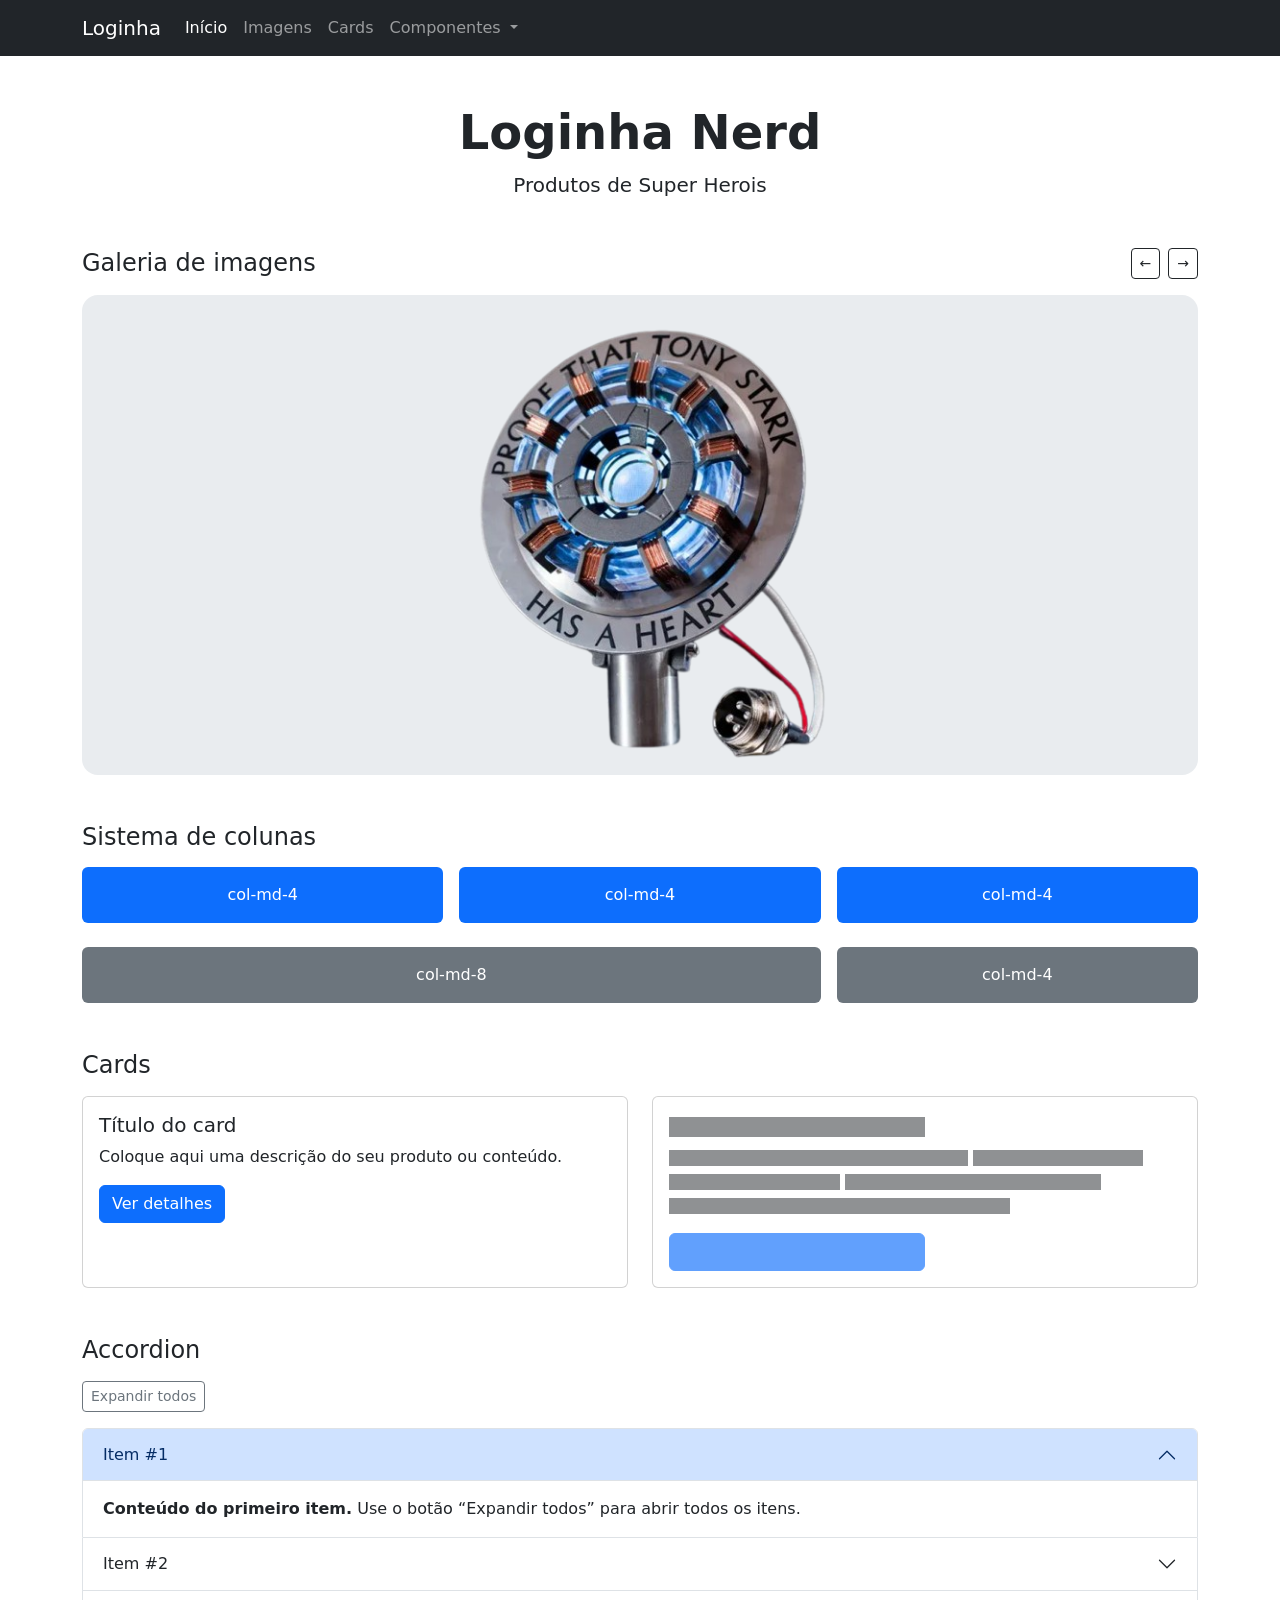
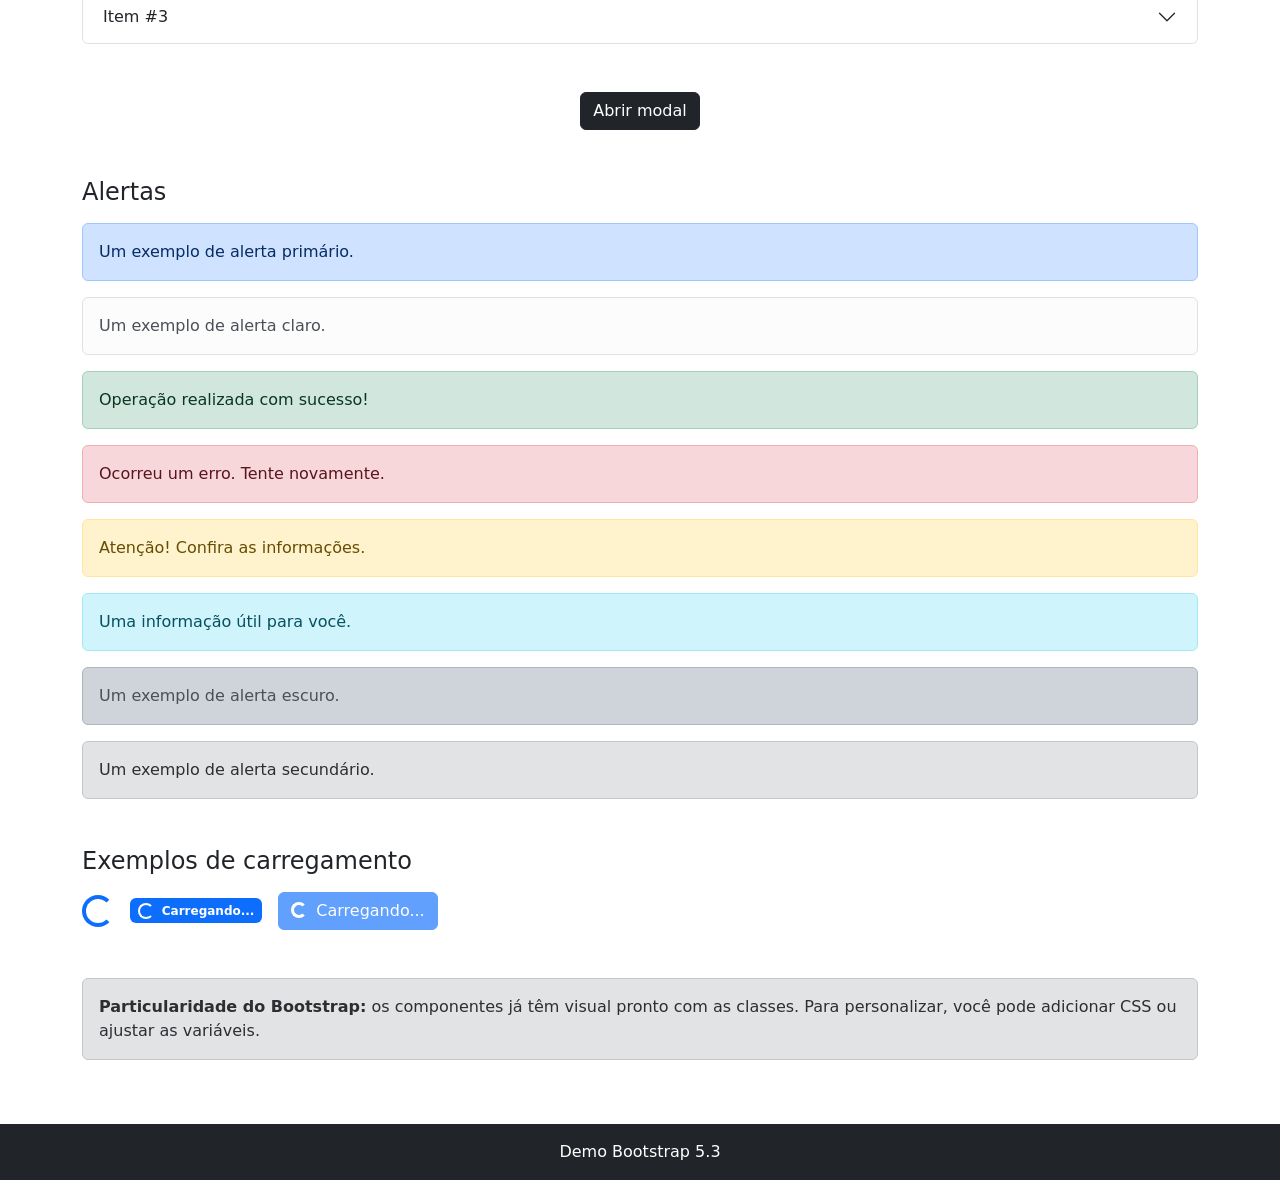
<file: atividade-01/index.html>
<!DOCTYPE html>
<html lang="pt-BR">
<head>
  <meta charset="UTF-8">
  <meta name="viewport" content="width=device-width, initial-scale=1.0">

  <title>Loginha</title>

  <link
    href="https://cdn.jsdelivr.net/npm/bootstrap@5.3.3/dist/css/bootstrap.min.css"
    rel="stylesheet"
  >

  <style>
    
    #carouselStacked .carousel-item img {
      width: 100%;
      height: clamp(220px, 45vw, 480px);
      object-fit: contain;
      background-color: #e9ecef;
    }
  </style>
</head>

<body class="d-flex flex-column min-vh-100">

  <nav class="navbar navbar-expand-lg bg-dark navbar-dark">
    <div class="container">
      <a class="navbar-brand" href="#">Loginha</a>

      <button
        class="navbar-toggler"
        type="button"
        data-bs-toggle="collapse"
        data-bs-target="#navbarNavDropdown"
        aria-controls="navbarNavDropdown"
        aria-expanded="false"
        aria-label="Abrir ou fechar menu"
      >
        <span class="navbar-toggler-icon"></span>
      </button>

      <div class="collapse navbar-collapse" id="navbarNavDropdown">
        <ul class="navbar-nav">
          <li class="nav-item">
            <a class="nav-link active" aria-current="page" href="#">
              Início
            </a>
          </li>

          <li class="nav-item">
            <a class="nav-link" href="#galeria">Imagens</a>
          </li>

          <li class="nav-item">
            <a class="nav-link" href="#cards">Cards</a>
          </li>

          <li class="nav-item dropdown">
            <a
              class="nav-link dropdown-toggle"
              href="#"
              role="button"
              data-bs-toggle="dropdown"
              aria-expanded="false"
            >
              Componentes
            </a>

            <ul class="dropdown-menu">
              <li>
                <a class="dropdown-item" href="#perguntas">Accordion</a>
              </li>
              <li>
                <a class="dropdown-item" href="#alertas">Alertas</a>
              </li>
              <li>
                <a class="dropdown-item" href="#carregamento">
                  Carregamento
                </a>
              </li>
            </ul>
          </li>
        </ul>
      </div>
    </div>
  </nav>

  <main class="container my-5 flex-grow-1">

    <header class="text-center mb-5">
      <h1 class="display-5 fw-bold">Loginha Nerd</h1>
      <p class="lead">Produtos de Super Herois</p>
    </header>

    <section id="galeria" class="mb-5" aria-labelledby="tituloGaleria">
      <div id="carouselStacked" class="carousel slide">

        <div class="d-flex justify-content-between align-items-center mb-3">
          <h2 id="tituloGaleria" class="h4 mb-0">Galeria de imagens</h2>

          <div class="d-flex gap-2">
            <button
              class="btn btn-outline-dark btn-sm"
              type="button"
              data-bs-target="#carouselStacked"
              data-bs-slide="prev"
              aria-label="Imagem anterior"
            >
              <span aria-hidden="true">&larr;</span>
            </button>

            <button
              class="btn btn-outline-dark btn-sm"
              type="button"
              data-bs-target="#carouselStacked"
              data-bs-slide="next"
              aria-label="Próxima imagem"
            >
              <span aria-hidden="true">&rarr;</span>
            </button>
          </div>
        </div>

        <div class="carousel-inner rounded-4">

     
          <div class="carousel-item active">
            <img
              src="Imagem/image-removebg-preview (5).png"
              class="d-block w-100"
              alt="Descrição da primeira imagem"
            >
          </div>

          <div class="carousel-item">
            <img
              src="Imagem/image-removebg-preview (4).png"
              class="d-block w-100"
              alt="Descrição da segunda imagem"
            >
          </div>

          <div class="carousel-item">
            <img
              src="Imagem/image-removebg-preview (3).png"
              class="d-block w-100"
              alt="Descrição da terceira imagem"
            >
          </div>

        </div>
      </div>
    </section>

    <section class="mb-5" aria-labelledby="tituloColunas">
      <h2 id="tituloColunas" class="h4 mb-3">Sistema de colunas</h2>

      <div class="row g-3">
        <div class="col-md-4">
          <div class="p-3 bg-primary text-white rounded text-center">
            col-md-4
          </div>
        </div>

        <div class="col-md-4">
          <div class="p-3 bg-primary text-white rounded text-center">
            col-md-4
          </div>
        </div>

        <div class="col-md-4">
          <div class="p-3 bg-primary text-white rounded text-center">
            col-md-4
          </div>
        </div>
      </div>

      <div class="row g-3 mt-2">
        <div class="col-md-8">
          <div class="p-3 bg-secondary text-white rounded text-center">
            col-md-8
          </div>
        </div>

        <div class="col-md-4">
          <div class="p-3 bg-secondary text-white rounded text-center">
            col-md-4
          </div>
        </div>
      </div>
    </section>

    <section id="cards" class="mb-5" aria-labelledby="tituloCards">
      <h2 id="tituloCards" class="h4 mb-3">Cards</h2>

      <div class="row g-4">
        <div class="col-md-6">
          <div class="card h-100">
            <div class="card-body">
              <h3 class="card-title h5">Título do card</h3>

              <p class="card-text">
                Coloque aqui uma descrição do seu produto ou conteúdo.
              </p>

              <button
                type="button"
                class="btn btn-primary"
                data-bs-toggle="modal"
                data-bs-target="#exemploModal"
              >
                Ver detalhes
              </button>
            </div>
          </div>
        </div>

        <div class="col-md-6">
          <div class="card h-100" aria-hidden="true">
            <div class="card-body">
              <h3 class="card-title h5 placeholder-wave">
                <span class="placeholder col-6"></span>
              </h3>

              <p class="card-text placeholder-wave">
                <span class="placeholder col-7"></span>
                <span class="placeholder col-4"></span>
                <span class="placeholder col-4"></span>
                <span class="placeholder col-6"></span>
                <span class="placeholder col-8"></span>
              </p>

              <span class="btn btn-primary disabled placeholder col-6"></span>
            </div>
          </div>
        </div>
      </div>
    </section>

    <section id="perguntas" class="mb-5" aria-labelledby="tituloPerguntas">
      <h2 id="tituloPerguntas" class="h4 mb-3">Accordion</h2>

      <button
        type="button"
        class="btn btn-outline-secondary btn-sm mb-3"
        id="btnAccordionToggleAll"
        aria-controls="resposta1 resposta2 resposta3"
        aria-expanded="false"
      >
        Expandir todos
      </button>

      <div class="accordion" id="accordionExpandCollapse">

        <div class="accordion-item">
          <h3 class="accordion-header">
            <button
              class="accordion-button"
              type="button"
              data-bs-toggle="collapse"
              data-bs-target="#resposta1"
              aria-expanded="true"
              aria-controls="resposta1"
            >
              Item #1
            </button>
          </h3>

          <div id="resposta1" class="accordion-collapse collapse show">
            <div class="accordion-body">
              <strong>Conteúdo do primeiro item.</strong>
              Use o botão “Expandir todos” para abrir todos os itens.
            </div>
          </div>
        </div>

        <div class="accordion-item">
          <h3 class="accordion-header">
            <button
              class="accordion-button collapsed"
              type="button"
              data-bs-toggle="collapse"
              data-bs-target="#resposta2"
              aria-expanded="false"
              aria-controls="resposta2"
            >
              Item #2
            </button>
          </h3>

          <div id="resposta2" class="accordion-collapse collapse">
            <div class="accordion-body">
              <strong>Conteúdo do segundo item.</strong>
              Você pode substituir este texto.
            </div>
          </div>
        </div>

        <div class="accordion-item">
          <h3 class="accordion-header">
            <button
              class="accordion-button collapsed"
              type="button"
              data-bs-toggle="collapse"
              data-bs-target="#resposta3"
              aria-expanded="false"
              aria-controls="resposta3"
            >
              Item #3
            </button>
          </h3>

          <div id="resposta3" class="accordion-collapse collapse">
            <div class="accordion-body">
              <strong>Conteúdo do terceiro item.</strong>
              Cada item também pode ser aberto individualmente.
            </div>
          </div>
        </div>

      </div>
    </section>

    <section id="componentes" class="mb-5 text-center">
      <button
        type="button"
        class="btn btn-dark"
        data-bs-toggle="modal"
        data-bs-target="#exemploModal"
      >
        Abrir modal
      </button>
    </section>

    <section id="alertas" class="mb-5" aria-labelledby="tituloAlertas">
      <h2 id="tituloAlertas" class="h4 mb-3">Alertas</h2>

      <div class="alert alert-primary" role="alert">
        Um exemplo de alerta primário.
      </div>

      <div class="alert alert-light border" role="alert">
        Um exemplo de alerta claro.
      </div>

      <div class="alert alert-success" role="alert">
        Operação realizada com sucesso!
      </div>

      <div class="alert alert-danger" role="alert">
        Ocorreu um erro. Tente novamente.
      </div>

      <div class="alert alert-warning" role="alert">
        Atenção! Confira as informações.
      </div>

      <div class="alert alert-info" role="alert">
        Uma informação útil para você.
      </div>

      <div class="alert alert-dark" role="alert">
        Um exemplo de alerta escuro.
      </div>

      <div class="alert alert-secondary" role="alert">
        Um exemplo de alerta secundário.
      </div>
    </section>

    <section
      id="carregamento"
      class="mb-5"
      aria-labelledby="tituloCarregamento"
    >
      <h2 id="tituloCarregamento" class="h4 mb-3">
        Exemplos de carregamento
      </h2>

      <div class="d-flex flex-wrap align-items-center gap-3">
        <div class="spinner-border text-primary" role="status">
          <span class="visually-hidden">Carregando...</span>
        </div>

        <span
          class="badge text-bg-primary d-inline-flex align-items-center gap-2"
        >
          <span
            class="spinner-border spinner-border-sm"
            aria-hidden="true"
          ></span>
          <span role="status">Carregando...</span>
        </span>

        <button class="btn btn-primary" type="button" disabled>
          <span
            class="spinner-border spinner-border-sm me-1"
            aria-hidden="true"
          ></span>
          <span role="status">Carregando...</span>
        </button>
      </div>
    </section>

    <div class="alert alert-secondary">
      <strong>Particularidade do Bootstrap:</strong>
      os componentes já têm visual pronto com as classes.
      Para personalizar, você pode adicionar CSS ou ajustar as variáveis.
    </div>
  </main>


  <div
    class="modal fade"
    id="exemploModal"
    tabindex="-1"
    aria-labelledby="tituloModal"
    aria-hidden="true"
  >
    <div class="modal-dialog">
      <div class="modal-content">
        <div class="modal-header">
          <h2 class="modal-title fs-5" id="tituloModal">Está conecendo a lojinha</h2>

          <button
            type="button"
            class="btn-close"
            data-bs-dismiss="modal"
            aria-label="Fechar"
          ></button>
        </div>

        <div class="modal-body">
          <p>Gostou da lojinha.</p>
        </div>

        <div class="modal-footer">
          <button
            type="button"
            class="btn btn-secondary"
            data-bs-dismiss="modal"
          >
            Fechar
          </button>
        </div>
      </div>
    </div>
  </div>


  <footer class="bg-dark text-white text-center py-3">
    Demo Bootstrap 5.3
  </footer>


  <script
    src="https://cdn.jsdelivr.net/npm/bootstrap@5.3.3/dist/js/bootstrap.bundle.min.js"
  ></script>

  
  <script>
    const botaoAccordion = document.getElementById("btnAccordionToggleAll");

    const itensAccordion = Array.from(
      document.querySelectorAll(
        "#accordionExpandCollapse .accordion-collapse"
      )
    );

    function atualizarBotaoAccordion() {
      const todosAbertos = itensAccordion.every((item) =>
        item.classList.contains("show")
      );

      botaoAccordion.textContent = todosAbertos
        ? "Recolher todos"
        : "Expandir todos";

      botaoAccordion.setAttribute("aria-expanded", String(todosAbertos));

      botaoAccordion.disabled = itensAccordion.some((item) =>
        item.classList.contains("collapsing")
      );
    }

    botaoAccordion.addEventListener("click", () => {
      const todosAbertos = itensAccordion.every((item) =>
        item.classList.contains("show")
      );

      itensAccordion.forEach((item) => {
        const instancia = bootstrap.Collapse.getOrCreateInstance(item, {
          toggle: false
        });

        if (todosAbertos) {
          instancia.hide();
        } else {
          instancia.show();
        }
      });

      atualizarBotaoAccordion();
    });

    itensAccordion.forEach((item) => {
      ["show.bs.collapse", "hide.bs.collapse"].forEach((evento) => {
        item.addEventListener(evento, () => {
          botaoAccordion.disabled = true;
        });
      });

      ["shown.bs.collapse", "hidden.bs.collapse"].forEach((evento) => {
        item.addEventListener(evento, atualizarBotaoAccordion);
      });
    });

    atualizarBotaoAccordion();
  </script>
</body>
</html>
</file>
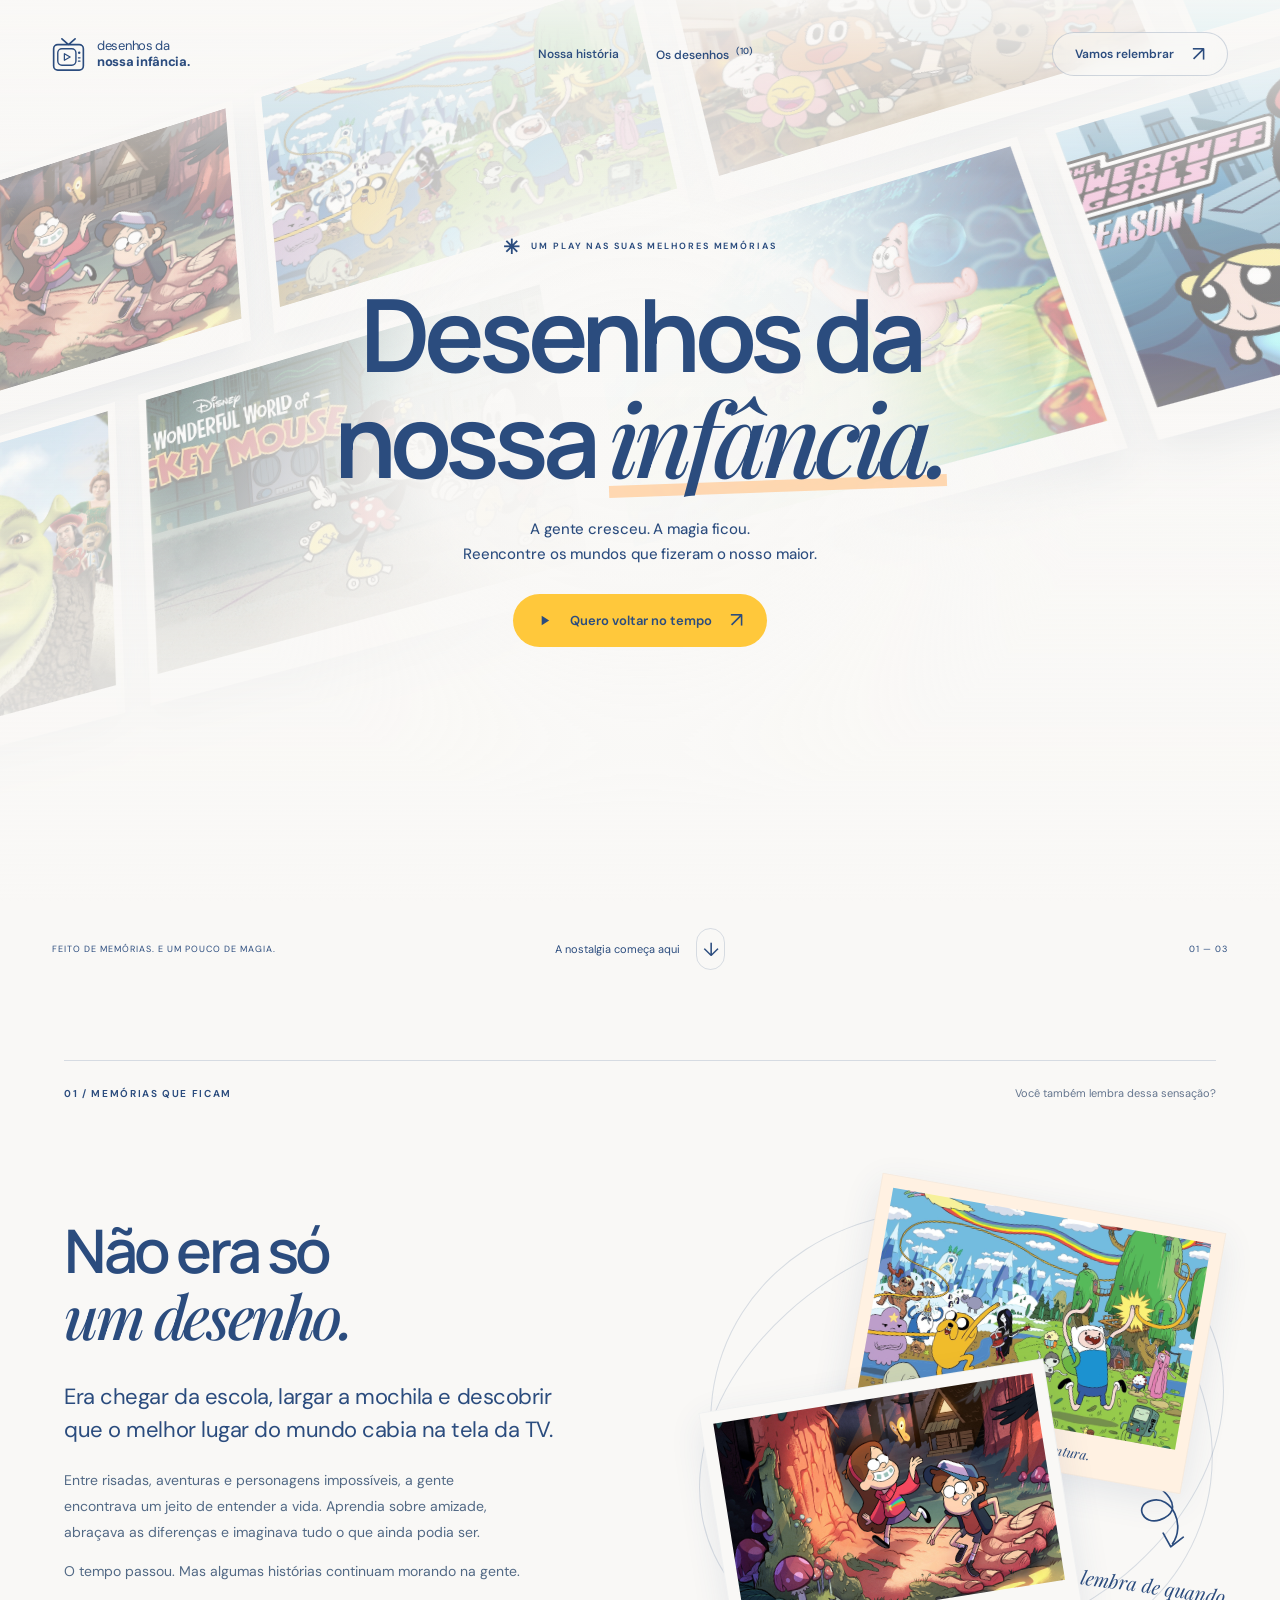
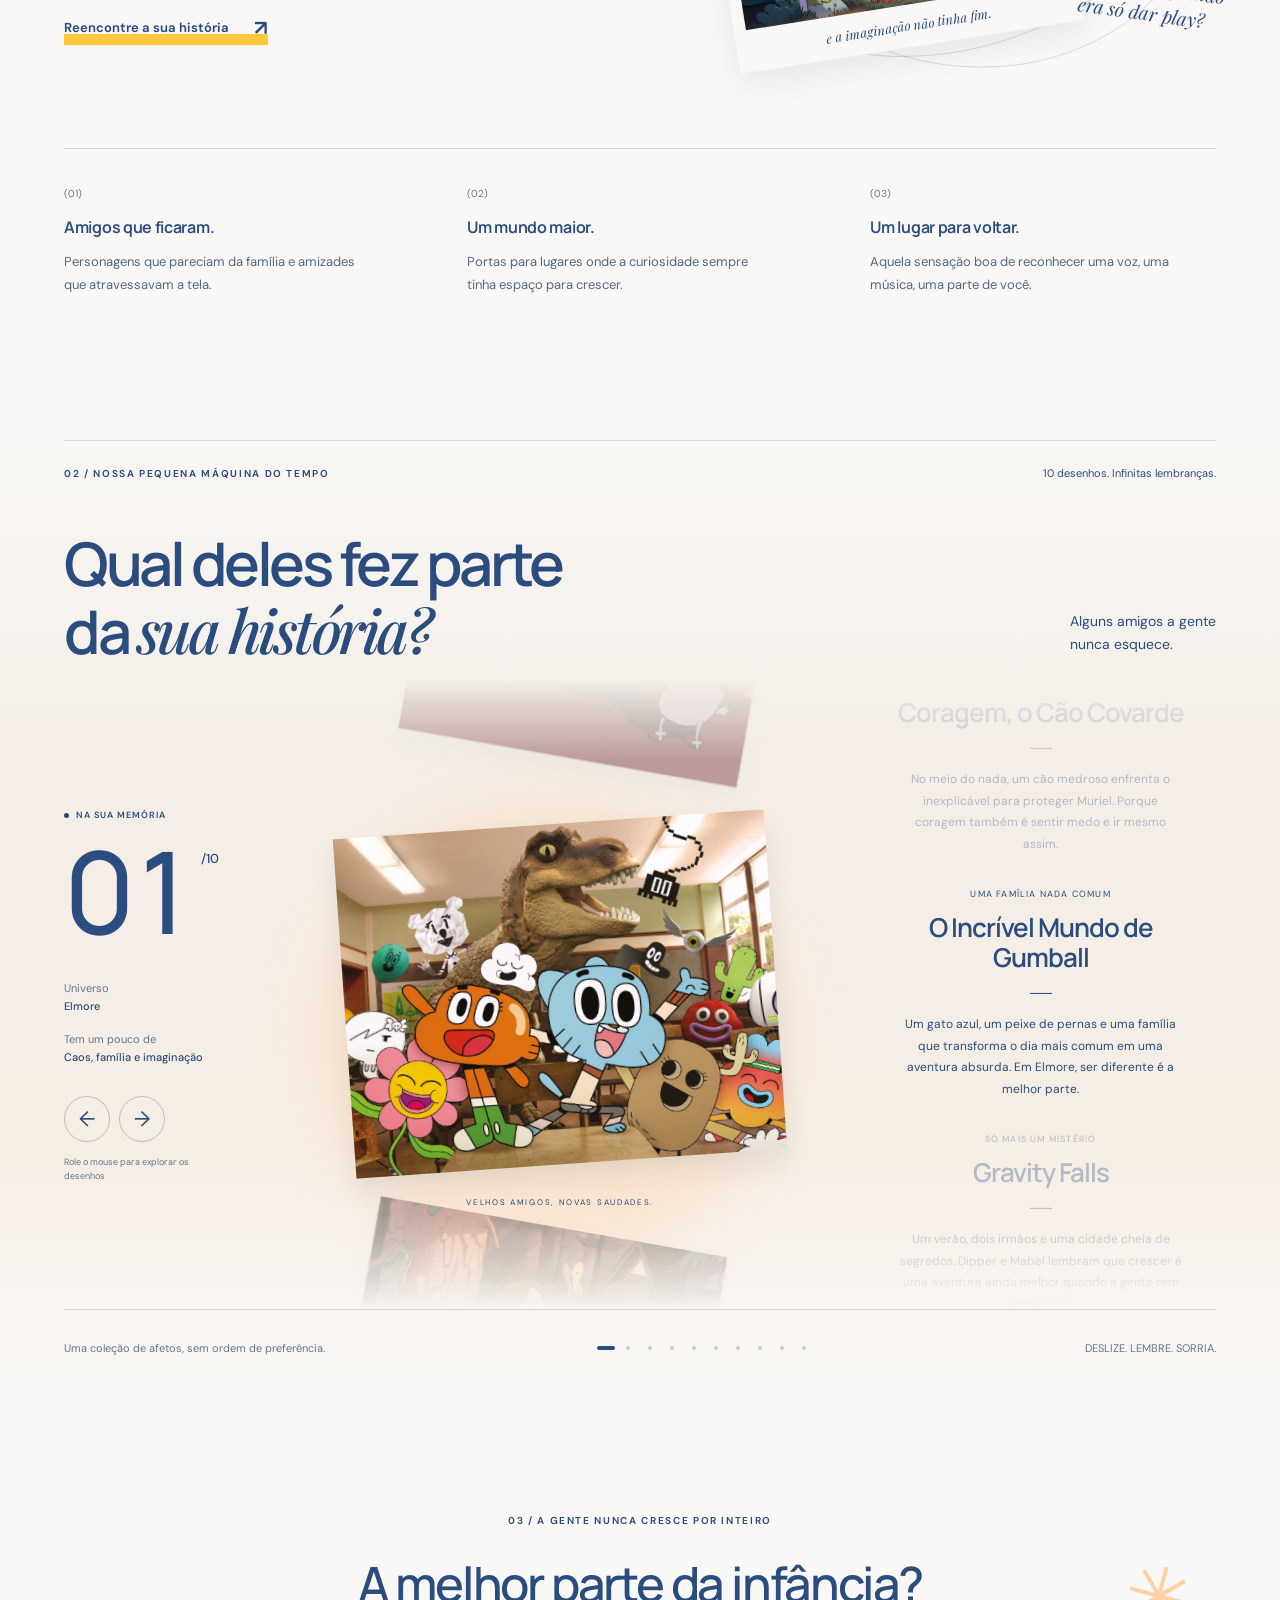
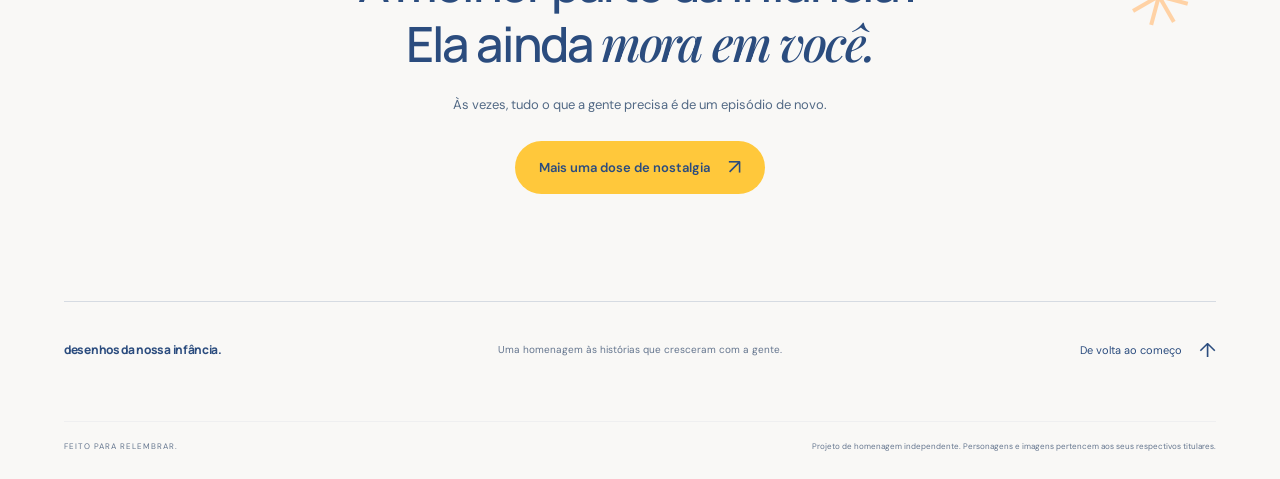
<file: atividade-03/index.html>
<!doctype html>
<html lang="pt-BR">
<head>
  <meta charset="utf-8">
  <meta name="viewport" content="width=device-width,initial-scale=1">
  <meta name="theme-color" content="#F9F8F6">
  <meta name="description" content="Um play nas suas melhores memórias. Reencontre Gumball, Gravity Falls, Shrek e os desenhos que fizeram parte da nossa infância.">
  <meta property="og:title" content="Desenhos da nossa infância">
  <meta property="og:description" content="A gente cresceu. A magia ficou. Uma viagem pelos desenhos que moram na nossa memória.">
  <meta property="og:type" content="website">
  <meta property="og:url" content="https://desenhos-da-nossa-infancia.open-pin-6697.chatgpt.site">
  <title>Desenhos da nossa infância — A magia ficou.</title>
  <link rel="icon" href="favicon.svg" type="image/svg+xml">
  <link rel="preconnect" href="https://fonts.googleapis.com">
  <link rel="preconnect" href="https://fonts.gstatic.com" crossorigin>
  <link href="https://fonts.googleapis.com/css2?family=DM+Sans:wght@400;450;500;550;600;650;700&family=Manrope:wght@400;500;600;650;700;750;800&family=Playfair+Display:ital,wght@1,500;1,600&display=swap" rel="stylesheet">
  <link rel="stylesheet" href="styles.css">
  <script src="app.js" defer></script>
</head>
<body>
  <a class="skip-link" href="#historia">Pular para o conteúdo</a>
  <header class="site-header">
    <a href="#inicio" class="brand" aria-label="Desenhos da nossa infância — início">
      <svg class="brand-icon" width="40" height="42" viewBox="0 0 40 42" fill="none" aria-hidden="true"><path d="m12 2 8 7 8-7M7 9h26a5 5 0 0 1 5 5v21a5 5 0 0 1-5 5H7a5 5 0 0 1-5-5V14a5 5 0 0 1 5-5Z" stroke="currentColor" stroke-width="2" stroke-linecap="round"/><rect x="7" y="14" width="22" height="20" rx="5" stroke="currentColor" stroke-width="1.7"/><circle cx="33" cy="19" r="1.5" fill="currentColor"/><path d="M32 25h2m-2 4h2M15 20l7 4-7 4v-8Z" stroke="currentColor" stroke-width="1.5" stroke-linecap="round" stroke-linejoin="round"/></svg>
      <span>desenhos da<br><strong>nossa infância.</strong></span>
    </a>
    <nav class="desktop-nav" aria-label="Navegação principal">
      <a href="#historia">Nossa história</a><a href="#desenhos">Os desenhos <span class="nav-count">(10)</span></a>
    </nav>
    <a class="pill header-cta" href="#desenhos">Vamos relembrar <span aria-hidden="true">↗</span></a>
  </header>

  <main>
    <section class="hero" id="inicio" aria-labelledby="hero-title">
      <div class="hero-collage" aria-hidden="true">
        <div class="collage-plane">
          <div class="collage-row">
            <figure class="collage-tile"><img src="assets/gravity-falls.jpg" alt=""><figcaption>GRAVITY FALLS</figcaption></figure>
            <figure class="collage-tile"><img src="assets/hora-de-aventura.jpg" alt=""><figcaption>HORA DE AVENTURA</figcaption></figure>
            <figure class="collage-tile"><img src="assets/gumball.jpg" alt=""><figcaption>O INCRÍVEL MUNDO DE GUMBALL</figcaption></figure>
            <figure class="collage-tile"><img src="assets/tom-e-jerry.jpg" alt=""><figcaption>TOM E JERRY</figcaption></figure>
          </div>
          <div class="collage-row row-two">
            <figure class="collage-tile"><img src="assets/shrek.jpg" alt=""><figcaption>SHREK</figcaption></figure>
            <figure class="collage-tile"><img src="assets/mickey.jpg" alt=""><figcaption>MICKEY MOUSE</figcaption></figure>
            <figure class="collage-tile"><img src="assets/bob-esponja.jpg" alt=""><figcaption>BOB ESPONJA</figcaption></figure>
            <figure class="collage-tile"><img src="assets/meninas-superpoderosas.jpg" alt=""><figcaption>AS MENINAS SUPERPODEROSAS</figcaption></figure>
          </div>
        </div>
      </div>
      <div class="hero-wash" aria-hidden="true"></div>
      <div class="hero-content">
        <p class="eyebrow hero-eyebrow"><span class="tiny-star" aria-hidden="true">✳</span> UM PLAY NAS SUAS MELHORES MEMÓRIAS</p>
        <h1 id="hero-title">Desenhos da<br>nossa <em>infância.</em></h1>
        <p class="hero-description">A gente cresceu. A magia ficou.<br>Reencontre os mundos que fizeram o nosso maior.</p>
        <a class="pill primary-cta" href="#desenhos"><svg viewBox="0 0 16 16" aria-hidden="true"><path d="m5 3 8 5-8 5V3Z" fill="currentColor"/></svg>Quero voltar no tempo<span aria-hidden="true">↗</span></a>
      </div>
      <div class="hero-footer"><span>FEITO DE MEMÓRIAS. E UM POUCO DE MAGIA.</span><a href="#historia">A nostalgia começa aqui <span class="scroll-arrow" aria-hidden="true">↓</span></a><span class="hero-chapter">01 — 03</span></div>
    </section>

    <section class="story section-wrap" id="historia" aria-labelledby="story-title">
      <div class="section-kicker"><span class="eyebrow">01 / MEMÓRIAS QUE FICAM</span><span class="small-note">Você também lembra dessa sensação?</span></div>
      <div class="story-main">
        <div class="story-copy reveal">
          <h2 id="story-title">Não era só<br><em>um desenho.</em></h2>
          <p class="story-lead">Era chegar da escola, largar a mochila e descobrir que o melhor lugar do mundo cabia na tela da TV.</p>
          <p>Entre risadas, aventuras e personagens impossíveis, a gente encontrava um jeito de entender a vida. Aprendia sobre amizade, abraçava as diferenças e imaginava tudo o que ainda podia ser.</p>
          <p>O tempo passou. Mas algumas histórias continuam morando na gente.</p>
          <a class="text-link" href="#desenhos">Reencontre a sua história <span aria-hidden="true">↗</span></a>
        </div>
        <div class="memory-art reveal">
          <div class="memory-orbit" aria-hidden="true"></div>
          <figure class="memory-photo photo-back"><img src="assets/hora-de-aventura.jpg" alt="Finn e Jake em Hora de Aventura" loading="lazy"><figcaption>o mundo era uma aventura.</figcaption></figure>
          <figure class="memory-photo photo-front"><img src="assets/gravity-falls.jpg" alt="Dipper e Mabel no universo de Gravity Falls" loading="lazy"><figcaption>e a imaginação não tinha fim.</figcaption></figure>
          <span class="handwritten memory-note">lembra de quando<br>era só dar play?</span>
          <svg class="memory-doodle" viewBox="0 0 100 90" fill="none" aria-hidden="true"><path d="M9 5c49 3 77 25 50 44-17 12-35-8-16-19 22-13 47 17 38 42m-14-9 13 13 11-15" stroke="currentColor" stroke-width="2" stroke-linecap="round" stroke-linejoin="round"/></svg>
        </div>
      </div>
      <div class="story-notes">
        <article class="reveal"><span class="note-index">(01)</span><h3>Amigos que ficaram.</h3><p>Personagens que pareciam da família e amizades que atravessavam a tela.</p></article>
        <article class="reveal"><span class="note-index">(02)</span><h3>Um mundo maior.</h3><p>Portas para lugares onde a curiosidade sempre tinha espaço para crescer.</p></article>
        <article class="reveal"><span class="note-index">(03)</span><h3>Um lugar para voltar.</h3><p>Aquela sensação boa de reconhecer uma voz, uma música, uma parte de você.</p></article>
      </div>
    </section>

    <section class="collection" id="desenhos" aria-labelledby="collection-title">
      <div class="section-wrap">
        <div class="section-kicker"><span class="eyebrow">02 / NOSSA PEQUENA MÁQUINA DO TEMPO</span><span class="collection-size">10 desenhos. Infinitas lembranças.</span></div>
        <div class="collection-heading reveal"><h2 id="collection-title">Qual deles fez parte<br>da <em>sua história?</em></h2><p>Alguns amigos a gente<br>nunca esquece.</p></div>
        <div class="carousel" role="region" aria-roledescription="carrossel" aria-label="Desenhos da nossa infância" tabindex="0">
          <div class="carousel-meta">
            <div class="now-showing"><span class="on-air-dot" aria-hidden="true"></span> NA SUA MEMÓRIA</div>
            <div class="slide-number"><span id="current-number">01</span><span class="total-number">/10</span></div>
            <div class="slide-facts"><div><span>Universo</span><strong id="slide-universe">Elmore</strong></div><div><span>Tem um pouco de</span><strong id="slide-feeling">Caos, família e imaginação</strong></div></div>
            <div class="carousel-controls"><button id="previous" class="circle-button" type="button" aria-label="Desenho anterior">←</button><button id="next" class="circle-button" type="button" aria-label="Próximo desenho">→</button></div>
            <p class="control-hint">Role o mouse para explorar os desenhos</p>
          </div>
          <div class="carousel-stage" id="carousel-stage"><div class="stage-halo" aria-hidden="true"></div><div id="image-stack" class="image-stack"></div><span class="image-caption" aria-hidden="true">VELHOS AMIGOS, NOVAS SAUDADES.</span></div>
          <div class="carousel-stories" id="carousel-stories"></div>
          <p class="sr-only" id="carousel-announcement" aria-live="polite" aria-atomic="true"></p>
        </div>
        <div class="collection-bottom"><span class="small-note">Uma coleção de afetos, sem ordem de preferência.</span><div class="pagination" aria-label="Escolher desenho" id="pagination"></div><span class="small-note desktop-only">DESLIZE. LEMBRE. SORRIA.</span></div>
      </div>
    </section>

    <section class="closing section-wrap" aria-labelledby="closing-title">
      <span class="eyebrow">03 / A GENTE NUNCA CRESCE POR INTEIRO</span>
      <h2 id="closing-title">A melhor parte da infância?<br>Ela ainda <em>mora em você.</em></h2>
      <p>Às vezes, tudo o que a gente precisa é de um episódio de novo.</p>
      <a class="pill primary-cta" href="#desenhos">Mais uma dose de nostalgia<span aria-hidden="true">↗</span></a>
      <div class="closing-star" aria-hidden="true">✳</div>
    </section>
  </main>

  <footer class="site-footer section-wrap"><a href="#inicio" class="footer-brand">desenhos da nossa infância.</a><p>Uma homenagem às histórias que cresceram com a gente.</p><a href="#inicio" class="back-top">De volta ao começo <span aria-hidden="true">↑</span></a><div class="footer-credit"><span>FEITO PARA RELEMBRAR.</span><span>Projeto de homenagem independente. Personagens e imagens pertencem aos seus respectivos titulares.</span></div></footer>
  <noscript><p class="noscript-note">Ative o JavaScript para explorar os 10 desenhos no carrossel.</p></noscript>
</body>
</html>
</file>
<file: atividade-03/styles.css>
:root{--paper:#F9F8F6;--blue:#2B4C7E;--peach:#FFD2A5;--yellow:#FFC83B;--muted:#64758e;--line:rgba(43,76,126,.17);--scroll:0;color-scheme:light}
html,body{overflow-x:clip}
body img[src$="shrek.jpg"]{object-position:72% 50%}
body img[src$="mickey.jpg"]{object-position:65% 50%}
body img[src$="meninas-superpoderosas.jpg"]{object-position:68% 50%}
body img[src$="hora-de-aventura.jpg"]{object-position:50% 65%}
body img[src$="coragem.jpg"]{object-position:75% 50%}
*{box-sizing:border-box}html{scroll-behavior:smooth;scroll-padding-top:100px}body{margin:0;background:var(--paper);color:var(--blue);font-family:'DM Sans',sans-serif;font-size:16px;-webkit-font-smoothing:antialiased}button,a{-webkit-tap-highlight-color:transparent}a{color:inherit;text-decoration:none}button{font:inherit;color:inherit}button,a{touch-action:manipulation}button{cursor:pointer}button:focus-visible,a:focus-visible,[tabindex]:focus-visible{outline:3px solid var(--blue);outline-offset:6px}::selection{background:var(--peach);color:var(--blue)}img{display:block;width:100%;height:100%;object-fit:cover}figure,p,h1,h2,h3{margin:0}h1,h2,h3{font-family:'Manrope',sans-serif}em{font-family:'Playfair Display',serif;font-weight:500}svg{display:block}.sr-only{position:absolute;width:1px;height:1px;padding:0;margin:-1px;overflow:hidden;clip:rect(0,0,0,0);white-space:nowrap;border:0}.skip-link{position:fixed;top:-90px;left:20px;z-index:100;background:var(--paper);padding:12px 20px;border:1px solid var(--blue);border-radius:30px}.skip-link:focus{top:20px}.section-wrap{max-width:1560px;width:calc(100% - 128px);margin:0 auto}.eyebrow{font-size:10px;font-weight:650;letter-spacing:1.65px;line-height:1.5}.pill{display:inline-flex;align-items:center;justify-content:center;gap:18px;min-height:48px;border-radius:40px;font-weight:600;font-size:13px;transition:background .25s,transform .25s,box-shadow .25s}.pill:hover{transform:translateY(-3px);box-shadow:0 7px 18px #2b4c7e12}.pill>span:last-child{font-size:21px;font-weight:400}.site-header{position:absolute;z-index:10;left:0;top:0;right:0;height:108px;display:flex;align-items:center;justify-content:space-between;padding:0 52px;gap:25px}.brand{display:flex;gap:12px;align-items:center;line-height:1.2;font-size:13px;letter-spacing:-.3px}.brand strong{font-weight:750}.brand-icon{width:33px;height:37px}.desktop-nav{display:flex;align-items:center;gap:37px;margin-left:50px;font-size:12px;font-weight:550}.desktop-nav a{padding:10px 0;position:relative}.desktop-nav a:after{content:'';position:absolute;left:0;bottom:4px;width:0;height:1px;background:currentColor;transition:width .3s}.desktop-nav a:hover:after{width:100%}.nav-count{margin-left:4px;font-size:9px;vertical-align:super}.header-cta{border:1px solid #2b4c7e35;background:#f9f8f679;backdrop-filter:blur(12px);padding:0 22px;min-height:44px;font-size:12px}.hero{height:min(1000px,110svh);min-height:780px;position:relative;overflow:hidden;isolation:isolate}.hero-collage{position:absolute;inset:86px -12% 0;z-index:-3;perspective:1600px;opacity:calc(.86 - var(--scroll)*.26);transform:translateY(calc(var(--scroll)*80px));will-change:transform}.collage-plane{width:100%;position:absolute;top:-18%;transform:rotate(-11deg) rotateX(26deg) rotateY(-9deg) scale(1.1);transform-origin:50% 50%}.collage-row{display:flex;gap:24px;margin-bottom:24px;width:100%;}.collage-tile{flex:0 0 26%;height:300px;overflow:hidden;position:relative;border:8px solid var(--paper);border-bottom-width:28px;background:#d9d6d0;box-shadow:0 18px 32px #243c6826}.collage-tile img{object-position:center 38%;filter:saturate(.8)}.collage-tile figcaption{position:absolute;bottom:-23px;font-size:9px;letter-spacing:1px;font-weight:700;padding-left:7px}.row-two{transform:translateX(-9%)}.row-two .collage-tile{height:320px}.hero-wash{position:absolute;inset:0;z-index:-2;background:linear-gradient(180deg,rgba(249,248,246,.92) 0%,rgba(249,248,246,.28) 20%,rgba(249,248,246,.2) 35%,rgba(249,248,246,.65) 58%,#f9f8f6 91%),radial-gradient(ellipse 38% 42% at 50% 42%,rgba(249,248,246,.98) 22%,rgba(249,248,246,.94) 47%,rgba(249,248,246,.25) 95%)}.hero-content{max-width:1000px;margin:0 auto;text-align:center;padding:237px 30px 100px;transform:translateY(calc(var(--scroll)*-22px));opacity:calc(1 - var(--scroll)*.2)}.hero-eyebrow{display:flex;gap:9px;align-items:center;justify-content:center;font-size:9px;letter-spacing:1.9px;margin-bottom:25px}.tiny-star{font-size:20px;line-height:1}.hero h1{font-size:clamp(72px,7.9vw,128px);line-height:1.02;font-weight:650;letter-spacing:-6px}.hero h1 em{position:relative;z-index:0}.hero h1 em:after{content:'';position:absolute;left:0;right:0;bottom:11px;height:12px;background:var(--peach);z-index:-1;transform:rotate(-2deg);opacity:.85}.hero-description{font-size:15px;line-height:1.65;margin-top:26px;font-weight:450;letter-spacing:-.1px}.primary-cta{background:var(--yellow);padding:0 24px;gap:18px;min-height:53px}.primary-cta:hover{background:#f5bc25}.hero .primary-cta{margin-top:27px}.primary-cta svg{width:15px;height:15px}.hero-footer{position:absolute;bottom:35px;left:52px;right:52px;display:flex;align-items:center;justify-content:space-between;gap:20px;font-size:9px;letter-spacing:1px}.hero-footer>a{position:absolute;left:50%;transform:translateX(-50%);font-size:11px;letter-spacing:0;display:flex;align-items:center;gap:16px}.scroll-arrow{width:29px;height:42px;border:1px solid var(--line);border-radius:30px;display:flex;align-items:center;justify-content:center;font-size:19px}.hero-chapter{font-variant-numeric:tabular-nums}.section-kicker{display:flex;justify-content:space-between;gap:25px;padding:25px 0 0;border-top:1px solid var(--line)}.small-note{font-size:11px;color:var(--muted)}.story{padding-top:70px;padding-bottom:100px}.story-main{display:grid;grid-template-columns:1.1fr 1fr;gap:9%;align-items:center;padding:88px 0 74px}.story h2{font-size:clamp(45px,4.7vw,76px);line-height:1.08;font-weight:600;letter-spacing:-3.4px;margin-bottom:30px}.story-lead{font-size:22px;line-height:1.5;letter-spacing:-.45px;margin-bottom:22px;max-width:500px}.story-copy>p:not(.story-lead){font-size:14px;line-height:1.85;max-width:460px;color:#526985;margin-top:13px}.text-link{font-size:13px;font-weight:650;margin-top:29px;display:inline-flex;align-items:center;gap:25px;background:linear-gradient(transparent 65%,var(--yellow) 65%);padding-bottom:3px}.text-link span{font-size:21px}.memory-art{height:485px;position:relative}.memory-orbit{position:absolute;inset:25px 0 10px -10px;border-radius:50%;border:1px solid var(--line);transform:rotate(20deg)}.memory-orbit:after{content:'';position:absolute;inset:20px -20px;border:1px solid var(--line);border-radius:50%;transform:rotate(-45deg)}.memory-photo{position:absolute;background:var(--paper);padding:12px 12px 0;box-shadow:0 10px 35px #2b4c7e1b;border:1px solid #2b4c7e0a;width:70%;height:265px;z-index:1}.memory-photo img{height:calc(100% - 42px);object-position:center 35%}.memory-photo figcaption{font-family:'Playfair Display',serif;font-style:italic;font-size:13px;text-align:center;line-height:42px}.photo-back{right:2%;top:12px;transform:rotate(10deg);background:#fff1e2}.photo-front{left:0;bottom:25px;transform:rotate(-9deg)}.handwritten{font-family:'Playfair Display',serif;font-style:italic;font-size:19px;line-height:1.4}.memory-note{position:absolute;right:-8px;bottom:48px;transform:rotate(8deg);z-index:2}.memory-doodle{position:absolute;right:20px;bottom:117px;width:85px;height:85px;transform:rotate(16deg)}.story-notes{display:grid;grid-template-columns:repeat(3,1fr);gap:5%;border-top:1px solid var(--line);padding-top:32px}.note-index{font-size:10px;color:var(--muted)}.story-notes h3{font-size:16px;font-weight:650;margin-top:14px;margin-bottom:12px;letter-spacing:-.3px}.story-notes p{font-size:13px;line-height:1.8;max-width:300px;color:#526985}.collection{padding:43px 0 45px;background:linear-gradient(180deg,var(--paper),#f4eee7 35%,#f6eee5 75%,var(--paper));overflow:hidden}.collection-size{font-size:11px}.collection-heading{display:flex;align-items:flex-end;justify-content:space-between;padding:49px 0 15px;gap:30px}.collection-heading h2{font-size:clamp(44px,4.7vw,76px);line-height:1.1;font-weight:600;letter-spacing:-3.5px}.collection-heading>p{font-size:14px;line-height:1.6;padding-bottom:9px}.carousel{display:grid;grid-template-columns:22% 43% 35%;height:630px;position:relative;align-items:center;outline-offset:0!important}.carousel-meta{position:relative;z-index:3;align-self:center;padding-top:4px}.now-showing{display:flex;align-items:center;gap:7px;font-size:9px;letter-spacing:1px;font-weight:600}.on-air-dot{height:5px;width:5px;border-radius:50%;background:var(--blue)}.slide-number{margin-top:4px;display:flex;align-items:flex-start;gap:9px;letter-spacing:-7px;font-family:'Manrope',sans-serif;line-height:1.15;font-size:114px;font-weight:500;font-variant-numeric:tabular-nums}.total-number{font-family:'DM Sans',sans-serif;font-size:13px;letter-spacing:0;margin-top:27px}.slide-facts{margin-top:25px;display:flex;flex-direction:column;gap:17px}.slide-facts div{display:flex;flex-direction:column;gap:4px;font-size:11px}.slide-facts span{color:var(--muted)}.slide-facts strong{font-weight:500;max-width:160px;line-height:1.4}.carousel-controls{display:flex;gap:9px;margin-top:31px}.circle-button{border:1px solid #2b4c7e4a;border-radius:50%;background:transparent;width:46px;height:46px;display:flex;align-items:center;justify-content:center;font-size:21px;transition:background .2s,color .2s,transform .2s}.circle-button:hover{background:var(--blue);color:var(--paper);transform:translateY(-2px)}.control-hint{font-size:9px;color:var(--muted);margin-top:14px;max-width:155px;line-height:1.5}.carousel-stage{height:100%;position:relative;perspective:1400px;touch-action:pan-y;cursor:grab}.carousel-stage:active{cursor:grabbing}.stage-halo{position:absolute;width:94%;aspect-ratio:1;border-radius:50%;background:var(--peach);opacity:.35;top:19%;left:0;filter:blur(30px)}.image-stack{position:absolute;inset:0;transform-style:preserve-3d;mask-image:linear-gradient(transparent,#000 13%,#000 85%,transparent)}.cartoon-image{position:absolute;top:50%;left:5%;width:88%;height:340px;margin-top:-170px;transition:transform .75s cubic-bezier(.22,.7,.2,1),opacity .65s,filter .65s;box-shadow:0 14px 24px #20375916;overflow:hidden;background:var(--peach);backface-visibility:hidden;user-select:none;pointer-events:none}.cartoon-image img{pointer-events:none;object-position:center 35%}.cartoon-image[data-slot="0"]{transform:translateY(0) rotate(-4deg) rotateY(-8deg);opacity:1;z-index:5}.cartoon-image[data-slot="-1"]{transform:translateY(-370px) translateX(31px) rotate(10deg) rotateY(-10deg) scale(.8);opacity:.37;z-index:3;filter:saturate(.65)}.cartoon-image[data-slot="1"]{transform:translateY(370px) translateX(-30px) rotate(10deg) rotateY(10deg) scale(.82);opacity:.37;z-index:3;filter:saturate(.65)}.cartoon-image[data-slot="hidden"]{transform:translateY(740px) scale(.7);opacity:0;z-index:1;visibility:hidden}.image-caption{position:absolute;top:calc(50% + 203px);left:5%;width:88%;text-align:center;letter-spacing:1.7px;font-size:8px;z-index:6}.carousel-stories{height:100%;position:relative;margin-left:13%;mask-image:linear-gradient(transparent,#000 15%,#000 84%,transparent)}.cartoon-story{position:absolute;top:50%;left:0;right:0;text-align:center;transform:translateY(-50%);transition:transform .75s cubic-bezier(.22,.7,.2,1),opacity .65s;cursor:pointer;padding:10px 8px;border:0;background:none;width:100%}.cartoon-story .story-category{font-size:9px;letter-spacing:1.2px;text-transform:uppercase;display:block;margin-bottom:13px}.cartoon-story h3{font-size:26px;line-height:1.15;letter-spacing:-1px;font-weight:600;max-width:300px;margin:0 auto}.cartoon-story .story-divider{width:22px;height:1px;background:var(--blue);display:block;margin:20px auto}.cartoon-story p{font-size:12px;line-height:1.8;max-width:285px;margin:auto}.cartoon-story[data-slot="0"]{z-index:3;opacity:1}.cartoon-story[data-slot="-1"]{transform:translateY(calc(-50% - 230px));opacity:.32}.cartoon-story[data-slot="1"]{transform:translateY(calc(-50% + 230px));opacity:.32}.cartoon-story[data-slot="hidden"]{opacity:0;transform:translateY(650px);visibility:hidden;pointer-events:none}.collection-bottom{display:flex;align-items:center;justify-content:space-between;border-top:1px solid var(--line);gap:20px;padding-top:25px}.pagination{display:flex;gap:2px}.page-dot{height:26px;width:20px;background:none;border:0;padding:0;display:flex;align-items:center;justify-content:center}.page-dot:after{content:'';width:4px;height:4px;border-radius:50%;background:var(--blue);opacity:.25;transition:width .3s,opacity .3s}.page-dot[aria-current="true"]:after{width:18px;border-radius:20px;opacity:1}.page-dot:hover:after{opacity:.75}.closing{text-align:center;padding:102px 0 107px;position:relative}.closing h2{font-size:clamp(36px,3.8vw,60px);font-weight:550;letter-spacing:-2.2px;line-height:1.2;margin:26px 0 22px}.closing p{font-size:13px;color:#526985}.closing .pill{margin-top:28px}.closing-star{position:absolute;font-size:82px;right:2%;top:28%;transform:rotate(15deg);color:var(--peach)}.site-footer{border-top:1px solid var(--line);display:grid;grid-template-columns:1fr 1.5fr 1fr;align-items:center;gap:30px;padding:35px 0 26px}.footer-brand{font-family:'Manrope',sans-serif;font-weight:750;font-size:12px;letter-spacing:-.3px}.site-footer>p{font-size:10px;color:var(--muted);text-align:center}.back-top{font-size:11px;display:flex;gap:17px;justify-self:end;align-items:center}.back-top span{font-size:20px}.footer-credit{grid-column:1/-1;display:flex;justify-content:space-between;gap:35px;margin-top:28px;padding-top:18px;border-top:1px solid #2b4c7e0c;font-size:8px;line-height:1.6;color:var(--muted)}.footer-credit>span:first-child{letter-spacing:1px;flex-shrink:0}.noscript-note{text-align:center;padding:20px}.js-ready .reveal{opacity:0;transform:translateY(24px);transition:opacity .8s,transform .8s}.js-ready .reveal.is-visible{opacity:1;transform:translateY(0)}
@media(min-width:1700px){.hero-content{padding-top:260px}.collage-tile{height:360px}.row-two .collage-tile{height:380px}.collage-plane{top:-15%}.cartoon-image{height:400px;margin-top:-200px}.image-caption{top:calc(50% + 235px)}}
@media(max-width:1100px){.section-wrap{width:calc(100% - 80px)}.site-header{padding:0 35px}.hero{min-height:750px;height:95svh}.hero-content{padding-top:240px}.hero h1{font-size:90px}.collage-tile{height:270px;flex-basis:31%}.row-two .collage-tile{height:290px}.collage-plane{top:-9%}.hero-footer{left:35px;right:35px}.hero-footer>span:first-child{max-width:170px;line-height:1.6}.story-main{gap:5%}.memory-art{height:400px}.memory-photo{height:225px;width:77%}.memory-note{bottom:16px;font-size:16px}.memory-doodle{bottom:78px;right:-5px;width:65px}.story-lead{font-size:19px}.carousel{grid-template-columns:21% 44% 35%;height:560px}.slide-number{font-size:90px}.cartoon-image{height:290px;margin-top:-145px;left:4%;width:91%}.cartoon-image[data-slot="-1"]{transform:translateY(-315px) translateX(20px) rotate(10deg) scale(.8)}.cartoon-image[data-slot="1"]{transform:translateY(315px) translateX(-20px) rotate(10deg) scale(.8)}.image-caption{top:calc(50% + 180px);font-size:7px;letter-spacing:1px}.carousel-stories{margin-left:8%}.cartoon-story h3{font-size:23px}.cartoon-story p{font-size:11px}.cartoon-story[data-slot="-1"]{transform:translateY(calc(-50% - 210px))}.cartoon-story[data-slot="1"]{transform:translateY(calc(-50% + 210px))}.collection-bottom .desktop-only{display:none}.closing-star{right:0;font-size:65px}.site-footer{grid-template-columns:1fr 1.2fr 1fr}}
@media(max-width:760px){html{scroll-padding-top:30px}.section-wrap{width:calc(100% - 40px)}.site-header{padding:0 22px;height:86px;gap:10px}.brand{font-size:11px;gap:8px}.brand-icon{width:29px;height:31px}.desktop-nav{display:none}.header-cta{font-size:10px;min-height:37px;padding:0 12px;gap:9px}.header-cta>span:last-child{font-size:18px}.hero{height:850px;max-height:1100px;min-height:710px}.hero-content{padding:230px 18px 130px}.hero-eyebrow{font-size:7px;letter-spacing:1.3px;gap:7px;margin-bottom:25px}.tiny-star{font-size:17px}.hero h1{font-size:clamp(52px,11.5vw,84px);letter-spacing:-3.5px;line-height:1.06}.hero h1 em:after{height:8px;bottom:6px}.hero-description{font-size:13px;margin-top:25px;line-height:1.7}.primary-cta{font-size:12px;padding:0 21px;min-height:50px;gap:12px}.hero .primary-cta{margin-top:25px}.hero-collage{inset:80px -45% 0;opacity:calc(.82 - var(--scroll)*.25)}.collage-plane{top:10px;transform:rotate(-15deg) rotateX(15deg) rotateY(-8deg) scale(1.15)}.collage-row{gap:14px;margin-bottom:14px}.collage-tile{height:230px;flex-basis:36%;border-width:5px;border-bottom-width:22px}.row-two .collage-tile{height:260px}.collage-tile figcaption{font-size:6px;bottom:-18px}.hero-wash{background:linear-gradient(180deg,rgba(249,248,246,.95),rgba(249,248,246,.15) 18%,rgba(249,248,246,.55) 27%,rgba(249,248,246,.3) 47%,#f9f8f6 88%),radial-gradient(ellipse 55% 35% at 50% 43%,#f9f8f6 20%,rgba(249,248,246,.95) 45%,rgba(249,248,246,.2) 98%)}.hero-footer{bottom:38px;left:22px;right:22px;font-size:7px}.hero-footer>span:first-child{max-width:92px;letter-spacing:.5px}.hero-footer>a{font-size:9px;gap:9px;white-space:nowrap}.scroll-arrow{width:24px;height:35px;font-size:17px}.hero-chapter{letter-spacing:.5px}.story{padding-top:12px;padding-bottom:64px}.section-kicker{padding-top:18px}.eyebrow{font-size:8px;letter-spacing:1.1px}.section-kicker>.small-note{display:none}.story-main{grid-template-columns:1fr;gap:27px;padding:46px 0 44px}.story h2{font-size:49px;letter-spacing:-2.4px;margin-bottom:25px}.story-lead{font-size:20px;max-width:500px}.story-copy>p:not(.story-lead){font-size:13px;line-height:1.9;max-width:100%}.text-link{font-size:12px;margin-top:24px}.memory-art{height:420px;max-width:420px;width:100%;margin:12px auto 0}.memory-photo{height:252px;width:72%}.photo-back{right:6%;top:3px}.photo-front{left:3%;bottom:6px}.memory-note{right:0;bottom:7px;font-size:15px}.memory-doodle{right:2px;bottom:70px;width:63px}.memory-orbit{inset:15px 15px}.story-notes{gap:23px;grid-template-columns:1fr;padding-top:0}.story-notes article{display:grid;grid-template-columns:27px 1fr;gap:0 14px;border-bottom:1px solid var(--line);padding:22px 0}.note-index{grid-row:1/3;margin-top:3px;font-size:9px}.story-notes h3{font-size:16px;margin-top:0;margin-bottom:9px}.story-notes p{font-size:12px;max-width:100%}.collection{padding-top:8px;padding-bottom:26px}.collection-size{font-size:9px;max-width:90px;text-align:right;line-height:1.5}.collection-heading{padding-top:37px;padding-bottom:15px;display:block}.collection-heading h2{font-size:43px;letter-spacing:-2.4px;line-height:1.13}.collection-heading>p{font-size:12px;margin-top:20px}.collection-heading>p br{display:none}.carousel{height:auto;display:grid;grid-template-columns:1fr;grid-template-rows:355px 190px 100px;margin-top:5px}.carousel-meta{grid-row:3;display:grid;grid-template-columns:1fr 1fr;grid-template-rows:25px 55px;align-self:stretch;align-items:center;padding-top:10px}.now-showing{font-size:8px;letter-spacing:1px}.slide-number{grid-column:1;grid-row:2;font-size:51px;line-height:1;letter-spacing:-3px;margin-top:0;gap:8px}.total-number{font-size:10px;letter-spacing:0;margin-top:7px}.slide-facts{display:none}.carousel-controls{grid-column:2;grid-row:1/3;justify-self:end;margin:0;gap:9px}.circle-button{width:46px;height:46px}.control-hint{display:none}.carousel-stage{grid-column:1;grid-row:1;width:100%;max-width:450px;justify-self:center}.image-stack{mask-image:linear-gradient(transparent,#000 8%,#000 92%,transparent)}.cartoon-image{height:270px;margin-top:-135px;left:7%;width:86%}.cartoon-image[data-slot="0"]{transform:rotate(-4deg) rotateY(-7deg)}.cartoon-image[data-slot="-1"]{transform:translateY(-290px) translateX(15px) rotate(8deg) scale(.8);opacity:.28}.cartoon-image[data-slot="1"]{transform:translateY(290px) translateX(-15px) rotate(8deg) scale(.8);opacity:.28}.image-caption{display:none}.stage-halo{top:1%;left:4%;width:90%}.carousel-stories{grid-row:2;margin:0;mask-image:none;width:100%;height:100%;align-self:start}.cartoon-story{padding:13px 10px}.cartoon-story .story-category{font-size:8px;margin-bottom:10px}.cartoon-story h3{font-size:27px;max-width:350px;letter-spacing:-1px}.cartoon-story .story-divider{margin:14px auto}.cartoon-story p{font-size:12px;line-height:1.7;max-width:360px}.cartoon-story[data-slot="-1"],.cartoon-story[data-slot="1"]{opacity:0;visibility:hidden;pointer-events:none;transform:translateY(-30%)}.collection-bottom{flex-direction:column-reverse;gap:11px;padding-top:18px}.collection-bottom .small-note{font-size:9px}.pagination{gap:6px}.page-dot{width:20px;height:24px}.closing{padding:74px 0 70px}.closing h2{font-size:32px;letter-spacing:-1.4px;margin:23px 0 20px;line-height:1.25}.closing p{font-size:12px;line-height:1.7;max-width:285px;margin:auto}.closing-star{display:none}.closing .pill{margin-top:23px}.site-footer{grid-template-columns:1fr 1fr;gap:20px 10px;padding-top:27px}.footer-brand{font-size:10px;max-width:135px}.site-footer>p{grid-row:2;grid-column:1/-1;text-align:left;font-size:9px;max-width:240px;line-height:1.6}.back-top{font-size:9px;gap:10px}.back-top span{font-size:18px}.footer-credit{margin-top:6px;flex-direction:column;gap:9px;font-size:7px}.footer-credit>span:last-child{max-width:310px}}
@media(max-width:370px){.hero h1{font-size:48px}.hero-eyebrow{font-size:6px}.hero-content{padding-top:220px}.hero-footer>span:first-child{visibility:hidden}.hero-footer>a{left:0;transform:none}.hero{height:780px}.collection-heading h2{font-size:38px}.story h2{font-size:44px}.cartoon-image{height:245px;margin-top:-122px}.carousel{grid-template-rows:330px 210px 100px}.memory-art{height:370px}.memory-photo{height:220px}.closing h2{font-size:28px}}
@media(prefers-reduced-motion:reduce){html{scroll-behavior:auto}*,*:before,*:after{animation:none!important;transition:none!important}.hero-collage,.hero-content{transform:none;opacity:1}.js-ready .reveal{opacity:1;transform:none}}
</file>
